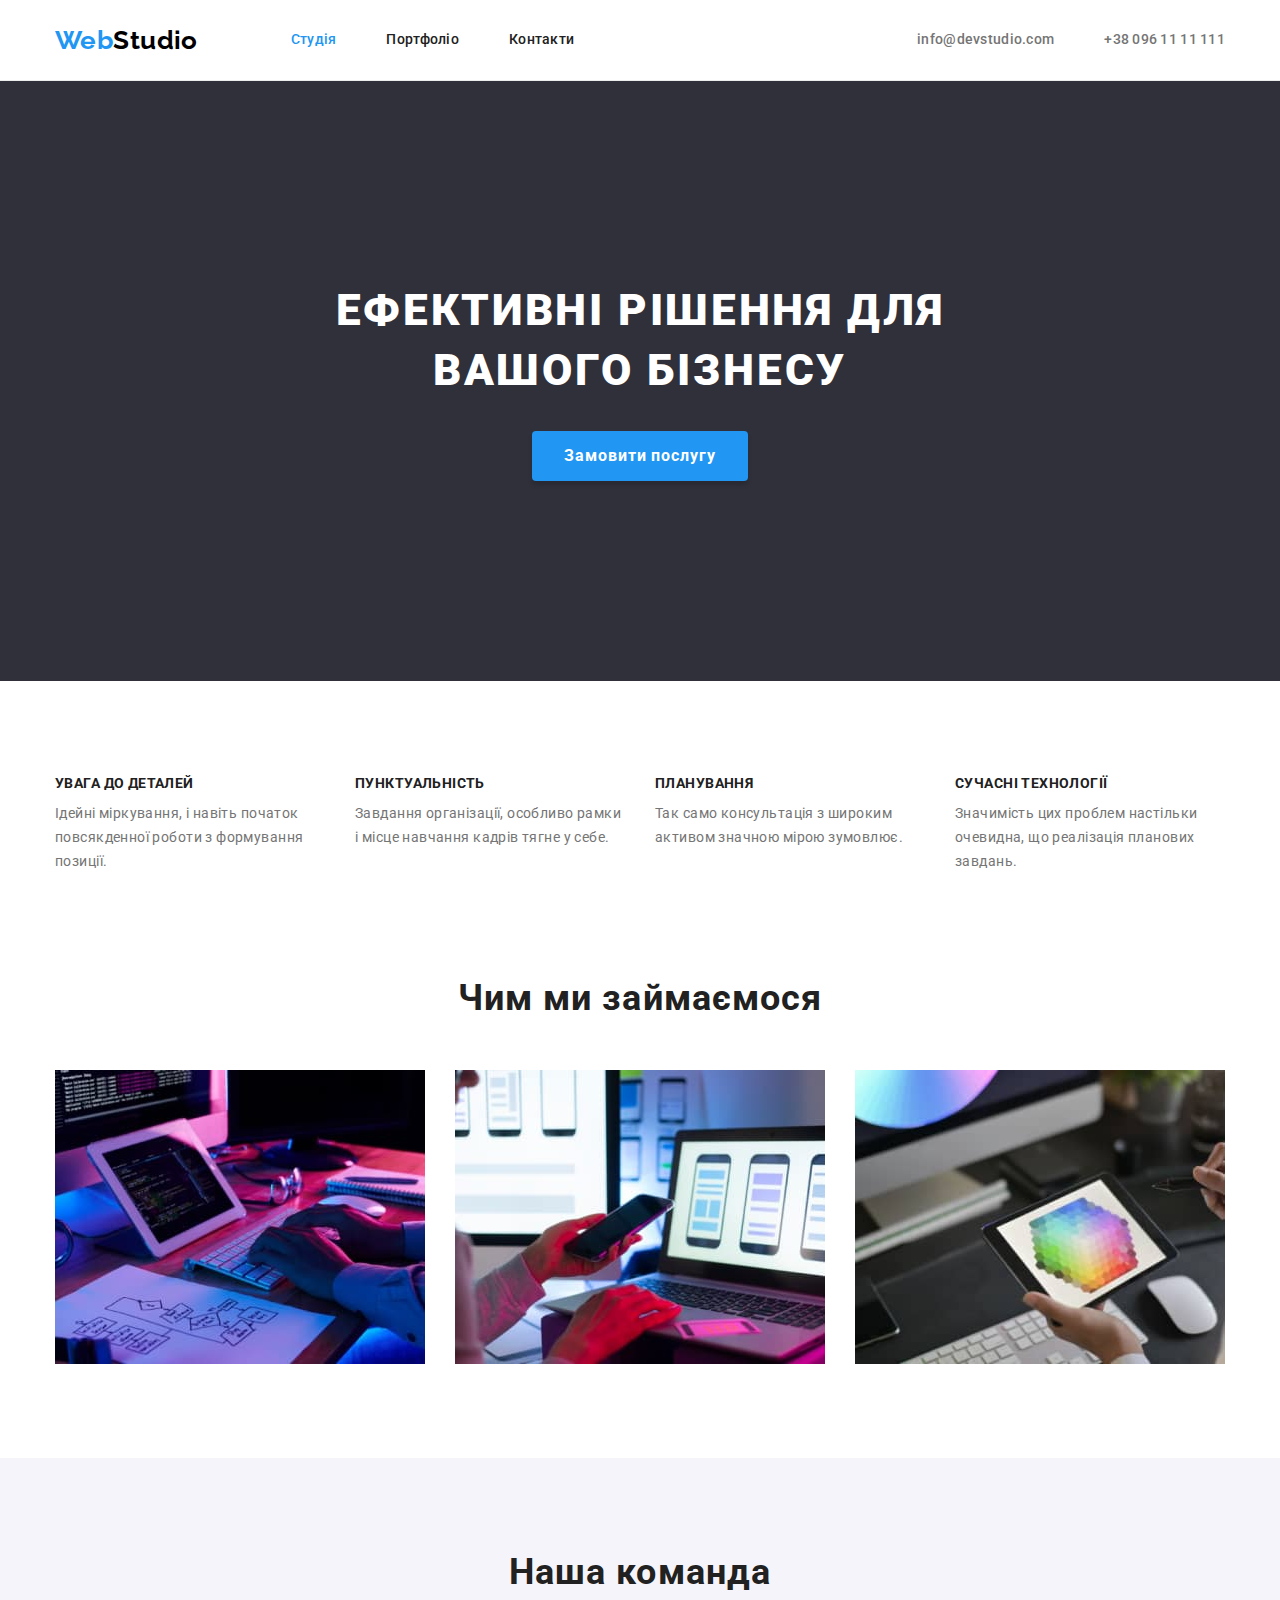
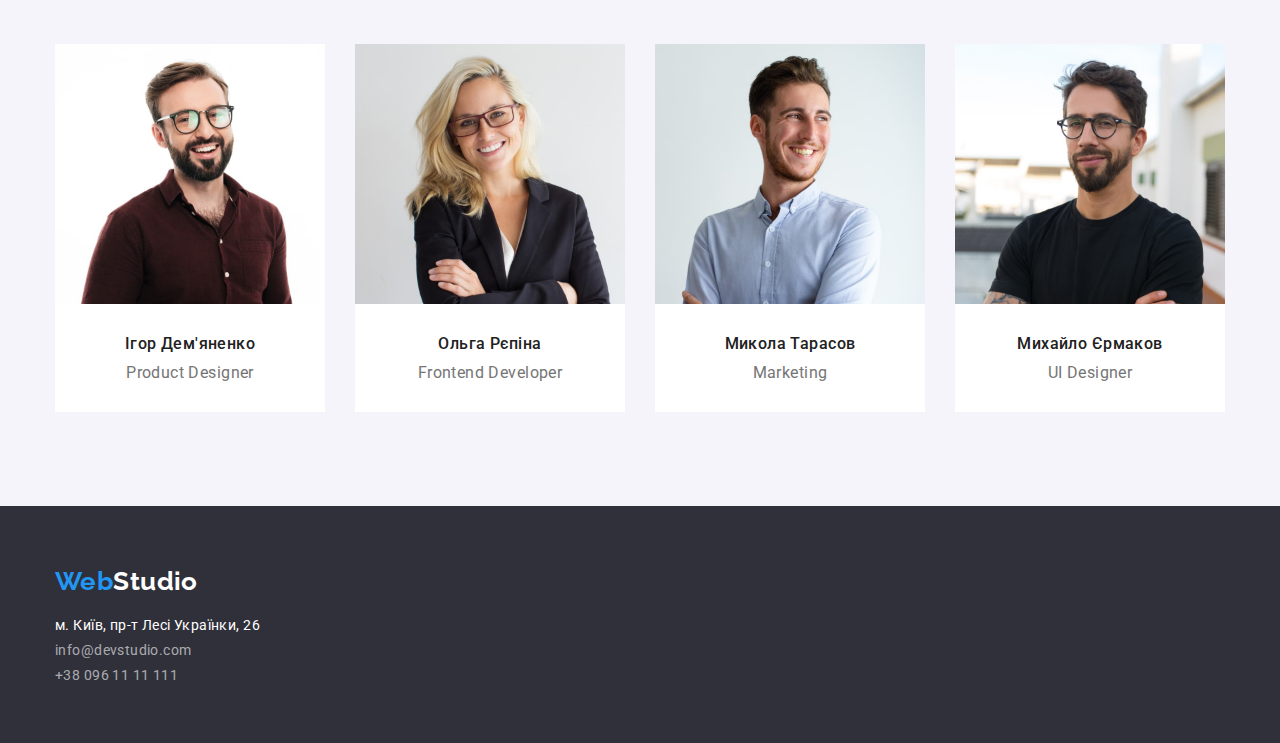
<file: index.html>
<!DOCTYPE html>
<html lang="uk">
<head>
    <meta charset="UTF-8">
    <meta http-equiv="X-UA-Compatible" content="IE=edge">
    <meta name="viewport" content="width=device-width, initial-scale=1.0">
    <title>WebStudio</title>
    <link rel="preconnect" href="https://fonts.googleapis.com">
    <link rel="preconnect" href="https://fonts.gstatic.com" crossorigin>
    <link href="https://fonts.googleapis.com/css2?family=Raleway:wght@700&family=Roboto:wght@400;500;700;900&display=swap" rel="stylesheet">
    <link rel="stylesheet" href="https://cdn.jsdelivr.net/npm/modern-normalize@1.1.0/modern-normalize.min.css">
    <link href="./css/styles.css" rel="stylesheet">
</head>
<body>
    <header class="page-header">
      <div class="container page-header-container">
        <nav class="nav-list">
            <a class="logo" href="./index.html">Web<span class="logo-header">Studio</span></a>
            
            <ul class="site-nav">
                <li class="site-nav-item"><a class="anchor current site-nav-link" href="./index.html">Студія</a></li>
                <li class="site-nav-item"><a class="anchor site-nav-link" href="./portfolio.html">Портфоліо</a></li>
                <li class="site-nav-item"><a class="anchor site-nav-link" href="">Контакти</a></li>
            </ul>
            </nav>
            <ul class="nav-button">
                <li class="nav-button-item"><a class="anchor nav-link" href="mailto:info@devstudio.com">info@devstudio.com</a></li>
                <li><a class="anchor nav-link" href="tel:+380961111111">+38 096 11 11 111</a></li>
            </ul>
      </div>
    </header>
    <main>
        <section class="section-hero">
            <div class="container hero-box">
                <h1 class="hero">Ефективні рішення для вашого бізнесу</h1>
                <button class="button" type="button">Замовити послугу</button>
            </div>
        </section>
        <!-- Особливості -->
        <section class="section-features">
            <div class="container section-features-box">
                <h2 class="visually-hidden">Наші особливості</h2>
            <ul class="features-list">
                <li class="features-item">
                    <h3 class="features">Увага до деталей</h3>
                    <p class="features-text">Ідейні міркування, і навіть початок повсякденної роботи з формування позиції.</p>
                </li>
                <li class="features-item">
                    <h3 class="features">Пунктуальність</h3>
                    <p class="features-text">Завдання організації, особливо рамки і місце навчання кадрів тягне у себе.</p>
                </li>
                <li class="features-item">
                    <h3 class="features">Планування</h3>
                    <p class="features-text">Так само консультація з широким активом значною мірою зумовлює.</p>
                </li>
                <li class="features-item">
                    <h3 class="features">Сучасні технології</h3>
                    <p class="features-text">Значимість цих проблем настільки очевидна, що реалізація планових завдань.</p>
                </li>
            </ul>
            </div>
        </section>
        <!-- Чим ми займаємося -->
        <section class="work">
            <div class="container">
                <h2 class="our-work">Чим ми займаємося</h2>
                <ul class="work-list">
                    <li>
                        <img src="./images/box-1.jpg" alt="лептоп" width="370" height="294">
                    </li>
                    <li>
                        <img src="./images/box-2.jpg" alt="смартфон" width="370" height="294">
                    </li>
                    <li>
                        <img src="./images/box-3.jpg" alt="планшет" width="370" height="294">
                    </li>
                </ul>
            </div>

        </section>
        <!-- Наша команда -->
        <section class="team">
            <div class="container">
                <h2 class="team-title">Наша команда</h2>
            <ul class="team-list">
                <li class="team-cards">
                    <img src="./images/card-1.jpg" alt="дизайнер" width="270" height="260">
                    <div class="team-box">
                        <h3 class="team-member">Ігор Дем'яненко</h3>
                        <p class="position" lang="en">Product Designer</p>
                    </div>
                </li>
                <li class="team-cards">
                    <img src="./images/card-2.jpg" alt="розробник" width="270" height="260">
                    <div class="team-box">
                        <h3 class="team-member">Ольга Рєпіна</h3>
                        <p class="position" lang="en">Frontend Developer</p>
                    </div>
                </li>
                <li class="team-cards">
                    <img src="./images/card-3.jpg" alt="менеджер" width="270" height="260">
                    <div class="team-box">
                        <h3 class="team-member">Микола Тарасов</h3>
                        <p class="position" lang="en">Marketing</p>
                    </div>
                </li>
                <li class="team-cards">
                    <img src="./images/card-4.jpg" alt="UI дизайнер" width="270" height="260">
                    <div  class="team-box">
                        <h3 class="team-member">Михайло Єрмаков</h3>
                        <p class="position" lang="en">UI Designer</p>
                    </div>
                </li>
            </ul>
            </div>
        </section>
    </main>
    <!-- Футер -->
    <footer class="footer-color">
        <div class="container">
            <a class="logo-footer" href="./index.html">Web<span class="logo-white">Studio</span></a>
        <address>
            <ul>
                <li class="footer-list"><a class="link-address" href="https://goo.gl/maps/CPtrU1FHBa2aNyZL9" target="_blank" rel="noopener noreferrer nofollow">м. Київ, пр-т Лесі Українки, 26</a></li>
                <li class="footer-list"><a class="anchor link-footer" href="mailto:info@devstudio.com">info@devstudio.com</a></li>
                <li><a class="anchor link-footer" href="tel:+380961111111">+38 096 11 11 111</a></li>
            </ul>         
        </address>
        </div>
    </footer> 
</body>
</html>
</file>
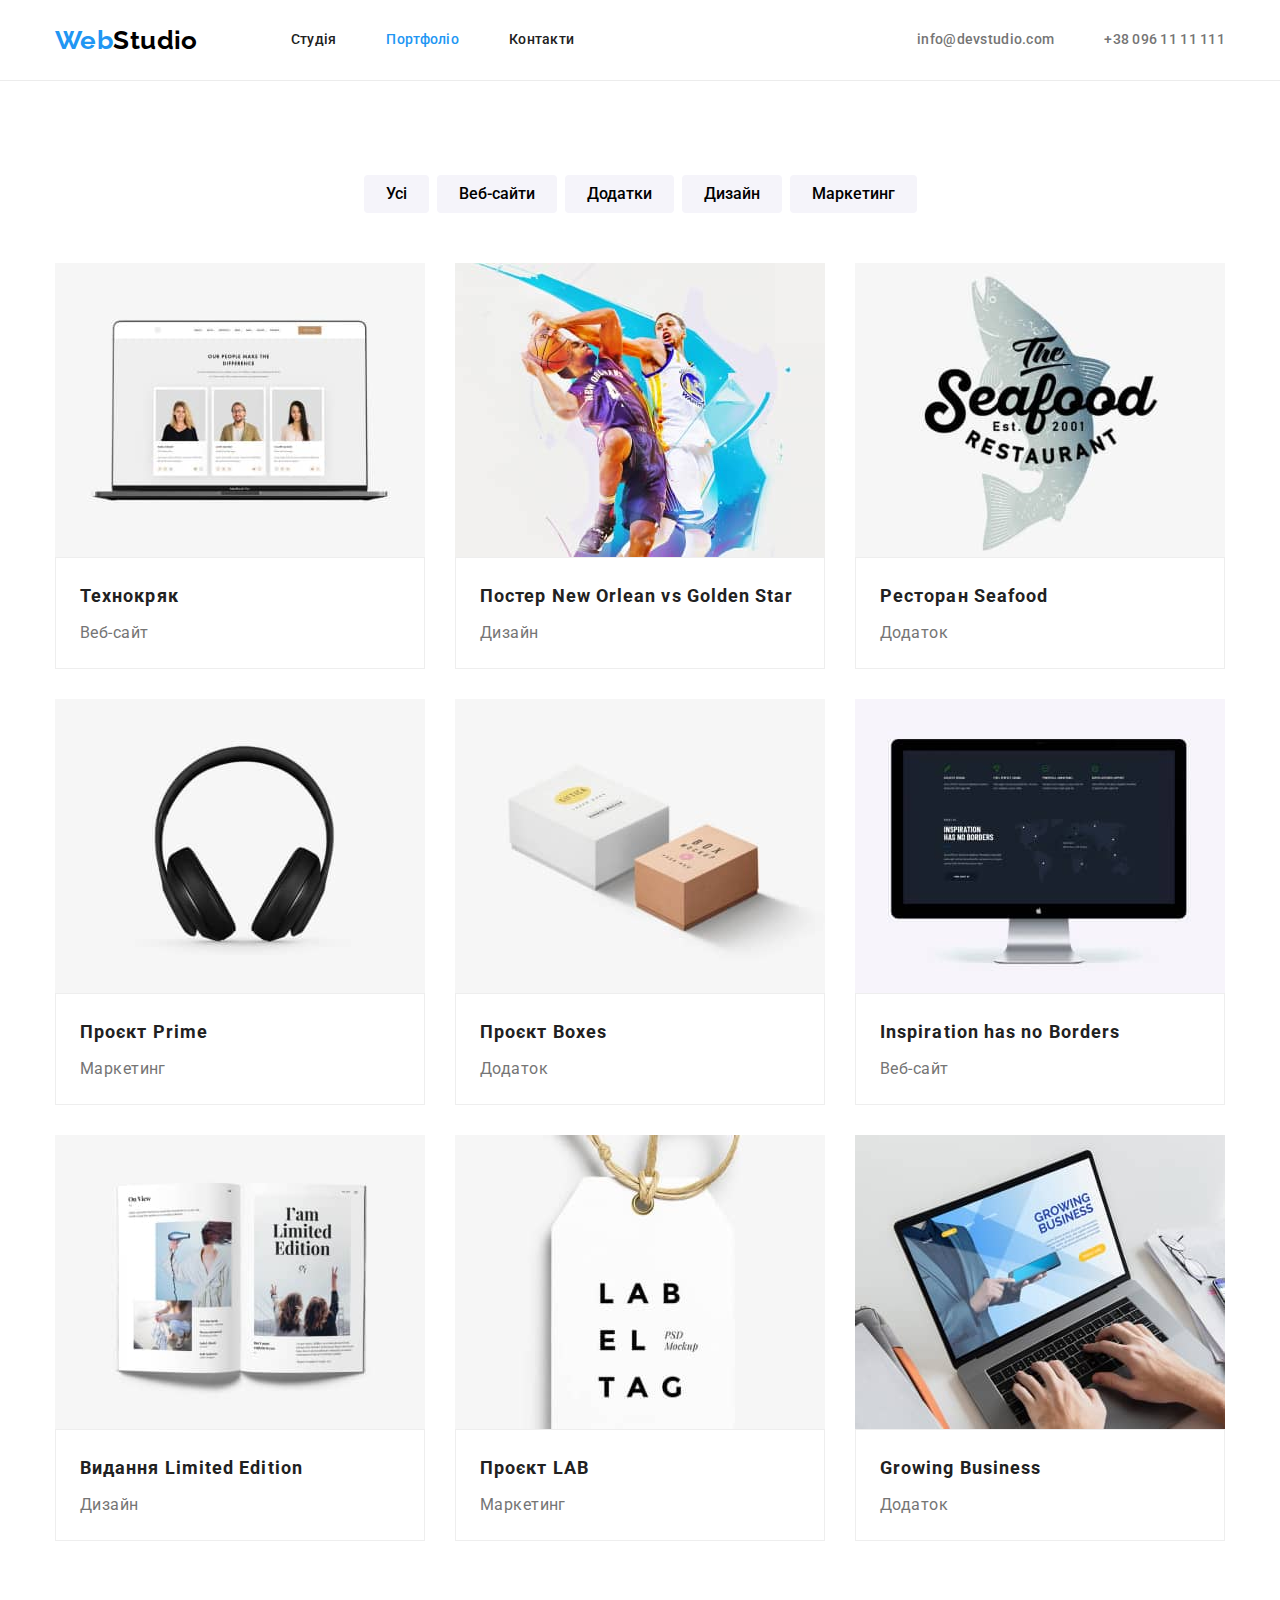
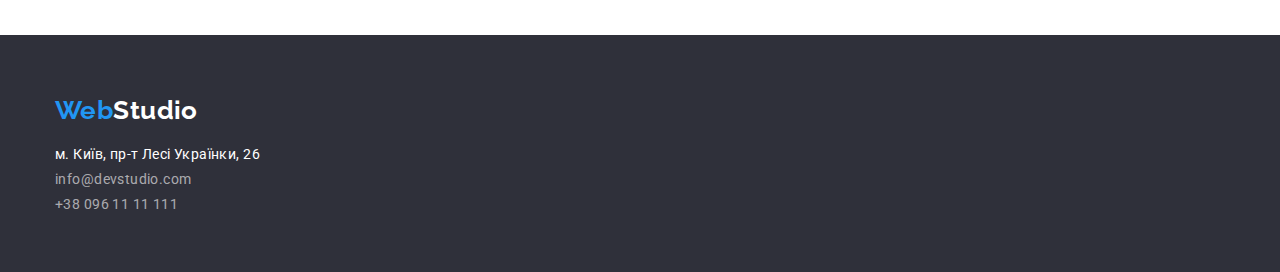
<file: portfolio.html>
<!DOCTYPE html>
<html lang="uk">
<head>
    <meta charset="UTF-8">
    <meta http-equiv="X-UA-Compatible" content="IE=edge">
    <meta name="viewport" content="width=device-width, initial-scale=1.0">
    <title>WebStudio</title>
    <link rel="preconnect" href="https://fonts.googleapis.com">
    <link rel="preconnect" href="https://fonts.gstatic.com" crossorigin>
    <link href="https://fonts.googleapis.com/css2?family=Raleway:wght@700&family=Roboto:wght@400;500;700;900&display=swap" rel="stylesheet">
    <link rel="stylesheet" href="https://cdn.jsdelivr.net/npm/modern-normalize@1.1.0/modern-normalize.min.css">
    <link href="./css/styles.css" rel="stylesheet">
</head>
<body>
    <header class="page-header">
        <div class="container page-header-container">
          <nav class="nav-list">
              <a class="logo" href="./index.html">Web<span class="logo-header">Studio</span></a>
              
              <ul class="site-nav">
                  <li class="site-nav-item"><a class="anchor site-nav-link" href="./index.html">Студія</a></li>
                  <li class="site-nav-item"><a class="anchor current site-nav-link" href="./portfolio.html">Портфоліо</a></li>
                  <li class="site-nav-item"><a class="anchor site-nav-link" href="">Контакти</a></li>
              </ul>
              </nav>
              <ul class="nav-button">
                  <li class="nav-button-item"><a class="anchor nav-link" href="mailto:info@devstudio.com">info@devstudio.com</a></li>
                  <li><a class="anchor nav-link" href="tel:+380961111111">+38 096 11 11 111</a></li>
              </ul>
        </div>
      </header>
    <main>   
        <!-- Портфоліо -->
        <section class="section-portfolio">
            <div class="container portfolio-box">
                <h1 class="visually-hidden">Портфоліо</h1>
            <ul class="list-buttons">
                <li><button class="list-btn" type="button">Усі</button></li>
                <li><button class="list-btn" type="button">Веб-сайти</button></li>
                <li><button class="list-btn" type="button">Додатки</button></li>
                <li><button class="list-btn" type="button">Дизайн</button></li>
                <li><button class="list-btn" type="button">Маркетинг</button></li>
            </ul>
            <ul class="list-cards">
                <li><a class="anchor" href="">
                    <img src="./images/project-1.jpg" alt="компютер" width="370" height="294">
                    <div class="cards-box">
                        <h2 class="list-title">Технокряк</h2>
                        <p class="list-item">Веб-сайт</p>
                    </div>
                </a>
                </li>
                <li><a class="anchor" href="">
                    <img src="./images/project-2.jpg" alt="Баскетболісти" width="370" height="294">
                    <div class="cards-box">
                        <h2 class="list-title">Постер New Orlean vs Golden Star</h2>
                        <p class="list-item">Дизайн</p>
                    </div>
                </a>
                </li>
                <li><a class="anchor" href="">
                    <img src="./images/project-3.jpg" alt="Логотип ресторану" width="370" height="294">
                    <div class="cards-box">
                        <h2 class="list-title">Ресторан Seafood</h2>
                        <p class="list-item">Додаток</p>
                    </div>
                </a>
                </li>
                <li><a class="anchor" href="">
                    <img src="./images/project-4.jpg" alt="Навушники" width="370" height="294">
                    <div class="cards-box">
                        <h2 class="list-title">Проєкт Prime</h2>
                        <p class="list-item">Маркетинг</p>
                    </div>
                </a>
                </li>
                <li><a class="anchor" href="">
                    <img src="./images/project-5.jpg" alt="Кубики" width="370" height="294">
                    <div class="cards-box">
                        <h2 class="list-title">Проєкт Boxes</h2>
                        <p class="list-item">Додаток</p>
                    </div>
                </a>
                </li>
                <li><a class="anchor" href="">
                    <img src="./images/project-6.jpg" alt="Монітор" width="370" height="294">
                    <div class="cards-box">
                        <h2 class="list-title">Inspiration has no Borders</h2>
                        <p class="list-item">Веб-сайт</p>
                    </div>
                </a>
                </li>
                <li><a class="anchor" href="">
                    <img src="./images/project-7.jpg" alt="Розгорнутий журнал" width="370" height="294">
                    <div class="cards-box">
                        <h2 class="list-title">Видання Limited Edition</h2>
                        <p class="list-item">Дизайн</p>
                    </div>
                </a>
                </li>
                <li><a class="anchor" href="">
                    <img src="./images/project-8.jpg" alt="Ярлик" width="370" height="294">
                    <div class="cards-box">
                        <h2 class="list-title">Проєкт LAB</h2>
                        <p class="list-item">Маркетинг</p>
                    </div>
                </a>
                </li>
                <li><a class="anchor" href="">
                    <img src="./images/project-9.jpg" alt="Лептоп" width="370" height="294">
                    <div class="cards-box">
                        <h2 class="list-title">Growing Business</h2>
                        <p class="list-item">Додаток</p>
                    </div>
                </a>
                </li>
            </ul>
            </div>
        </section>
    </main>
    <!-- Футер -->
    <footer class="footer-color">
        <div class="container">
            <a class="logo-footer" href="./index.html">Web<span class="logo-white">Studio</span></a>
        <address>
            <ul>
                <li class="footer-list"><a class="link-address" href="https://goo.gl/maps/CPtrU1FHBa2aNyZL9" target="_blank" rel="noopener noreferrer nofollow">м. Київ, пр-т Лесі Українки, 26</a></li>
                <li class="footer-list"><a class="anchor link-footer" href="mailto:info@devstudio.com">info@devstudio.com</a></li>
                <li><a class="anchor link-footer" href="tel:+380961111111">+38 096 11 11 111</a></li>
            </ul>         
        </address>
        </div>
    </footer>
</body>
</html>
</file>
<file: css/styles.css>
:root {
    --primary-color: #ffffff;
    --secondary-color: #2F303A;
    --accent-color: #2196F3;
    --accent-btn-color: #188CE8;
    --title-text-color: #212121;
    --text-color: #757575;
    --button-color: #F5F4FA;
    --logo-dark-color: #000000;
}
h1,
h2,
h3,
h4,
p {
    margin-top: 0;
    margin-bottom: 0;
}
.container {
    width: 1200px;
    margin-left: auto;
    margin-right: auto;
    padding-left: 15px;
    padding-right: 15px;
}

/* --- Body --- */
body {
    font-size: 14px;
    font-family: 'Roboto', sans-serif;
    letter-spacing: 0.03em;
    background-color: var(--primary-color);
    color: var(--text-color);
}
ul {
    list-style: none;
    margin-top: 0;
    margin-bottom: 0;
    padding-left: 0;
}
img {
    display: block;
}
/* --- Header --- */
.page-header {
    border-bottom: 1px solid #ECECEC;
}
.page-header-container {
    display: flex;
    align-items: center;
    justify-content: space-between;
}
.nav-list {
    display: flex;
    align-items: center;
}
.site-nav {
    display: flex;
    align-items: center;
    column-gap: 50px;
    font-weight: 500;
    line-height: 1.14;
    letter-spacing: 0.02em;
    color: var(--title-text-color);
}
.site-nav-link {
    display: inline-block;
    padding-top: 32px;
    padding-bottom: 32px;
}
.logo {
    margin-right: 93px;
    font-family: 'Raleway';
    font-weight: 700;
    font-size: 26px;
    line-height: 1.19;
    color: var(--accent-color);
}
.logo-header {
    color: var(--logo-dark-color);
}
a {
    text-decoration: none;
}
.anchor {
    color: var(--title-text-color);
}
.current, .anchor:hover, .anchor:focus  {
    color: var(--accent-color);
}
.nav-link {
    display: inline-block;
    padding-top: 32px;
    padding-bottom: 32px;
    font-style: normal;
    font-weight: 500;
    line-height: 1.14;
    letter-spacing: 0.02em;
    color: var(--text-color);
}
.nav-button {
    display: flex;
}
.nav-button-item {
    margin-right: 50px;
}

/* --- Button --- */
.section-hero {
    padding-top: 200px;
    padding-bottom: 200px;
    background: var(--secondary-color);
}
.hero-box {
    display: flex;
    align-items: center;
    flex-direction: column;
    width: 700px;
}
.hero {
    margin-bottom: 30px;
    font-weight: 900;
    font-size: 44px;
    line-height: 1.36;
    text-align: center;
    letter-spacing: 0.06em;
    text-transform: uppercase;
    color: var(--primary-color);
}
.button {
    display: flex;
    align-items: center;
    text-align: center;
    padding: 10px 32px;
    font-weight: 700;
    font-size: 16px;
    line-height: 1.88;
    letter-spacing: 0.06em;
    cursor: pointer;
    background-color: var(--accent-color);
    color: var(--primary-color);
    border: none;
    box-shadow: 0px 4px 4px rgba(0, 0, 0, 0.15);
    border-radius: 4px;
}
.button:hover, .button:focus {
    background-color: var(--accent-btn-color);
}

/* --- Features --- */
.section-features {
    padding-top: 95px;
}
.features-list {
    display: flex;
    column-gap: 30px;
}
.features-item {
    width: 270px;
}
.features {
    margin-bottom: 10px;
    font-weight: 700;
    font-size: 14px;
    line-height: 1.14;
    text-transform: uppercase;
    color: var(--title-text-color);
}
.features-text {
    line-height: 1.71;
}
 /* --- Work --- */
 .work {
    padding-top: 105px;
    padding-bottom: 94px;
 }
.visually-hidden {
    position: absolute;
    white-space: nowrap;
    width: 1px;
    height: 1px;
    overflow: hidden;
    border: 0;
    padding: 0;
    clip: rect(0 0 0 0);
    clip-path: inset(50%);
    margin: -1px;
  }
.our-work, .team-title {
    font-weight: 700;
    font-size: 36px;
    line-height: 1.16;
    text-align: center;
    letter-spacing: 0.03em;
    color: var(--title-text-color);
}
.our-work {
    margin-bottom: 50px;
}
.work-list {
    display: flex;
    column-gap: 30px;
}
/* --- Team --- */
.team {
    padding-top: 94px;
    padding-bottom: 94px;
    background-color: var(--button-color);    
}
.team-title {
    margin-bottom: 50px;
}
.team-list {
    display: flex;
    gap: 30px;
}
.team-cards {
    background-color: var(--primary-color);
}
.team-box {
    padding: 30px;
}
.team-member {
    margin-bottom: 10px;
    font-weight: 500;
    font-size: 16px;
    line-height: 1.1875;
    text-align: center;
    color: var(--title-text-color);
}
.position {
    font-size: 16px;
    line-height: 1.1875;
    text-align: center;
}
/* --- Footer --- */
.footer-color {
    padding-top: 60px;
    padding-bottom: 60px;
    background-color: var(--secondary-color);
}
.logo-footer {
    display: inline-block;
    margin-bottom: 20px;
    font-family: 'Raleway';
    font-weight: 700;
    font-size: 26px;
    line-height: 1.19;
    color: var(--accent-color);
}
.logo-white {
    color: var(--primary-color);
}
.link-address {
    font-style: normal;
    color: var(--primary-color);
}
.link-footer {
    font-style: normal;
    color: rgba(255, 255, 255, 0.6);
}
.footer-list {
    margin-bottom: 9px;
}
/* --- Portfolio --- */
.section-portfolio {
    padding-top: 94px;
    padding-bottom: 94px;
}
.list-buttons {
    display: flex;
    align-items: center;
    justify-content: center;
    gap: 8px;
    margin-bottom: 50px;
}
.list-btn {
    padding: 6px 22px;
    font-family: inherit;
    font-style: normal;
    font-weight: 500;
    font-size: 16px;
    line-height: 1.625;
    text-align: center;
    background: var(--button-color);
    border-radius: 4px;
    border: none;
    cursor: pointer;
}
.list-btn:active, .list-btn:hover,
.list-btn:focus {
    color: var(--primary-color);
    box-shadow: 0px 3px 1px rgba(0, 0, 0, 0.1), 0px 1px 2px rgba(0, 0, 0, 0.08), 0px 2px 2px rgba(0, 0, 0, 0.12);
    border-radius: 4px;
    background: var(--accent-color);
}
.list-cards {
    display: flex;
    flex-wrap: wrap;
    gap: 30px;
}
.cards-box {
    padding: 20px 24px;
    border: 1px solid #EEEEEE;
}
.list-title {
    margin-bottom: 4px;
    font-weight: 700;
    font-size: 18px;
    line-height: 2;
    letter-spacing: 0.06em;
    color: var(--title-text-color);
}
.list-item {
    font-size: 16px;
    line-height: 1.875;
    color: var(--text-color);
}
</file>
